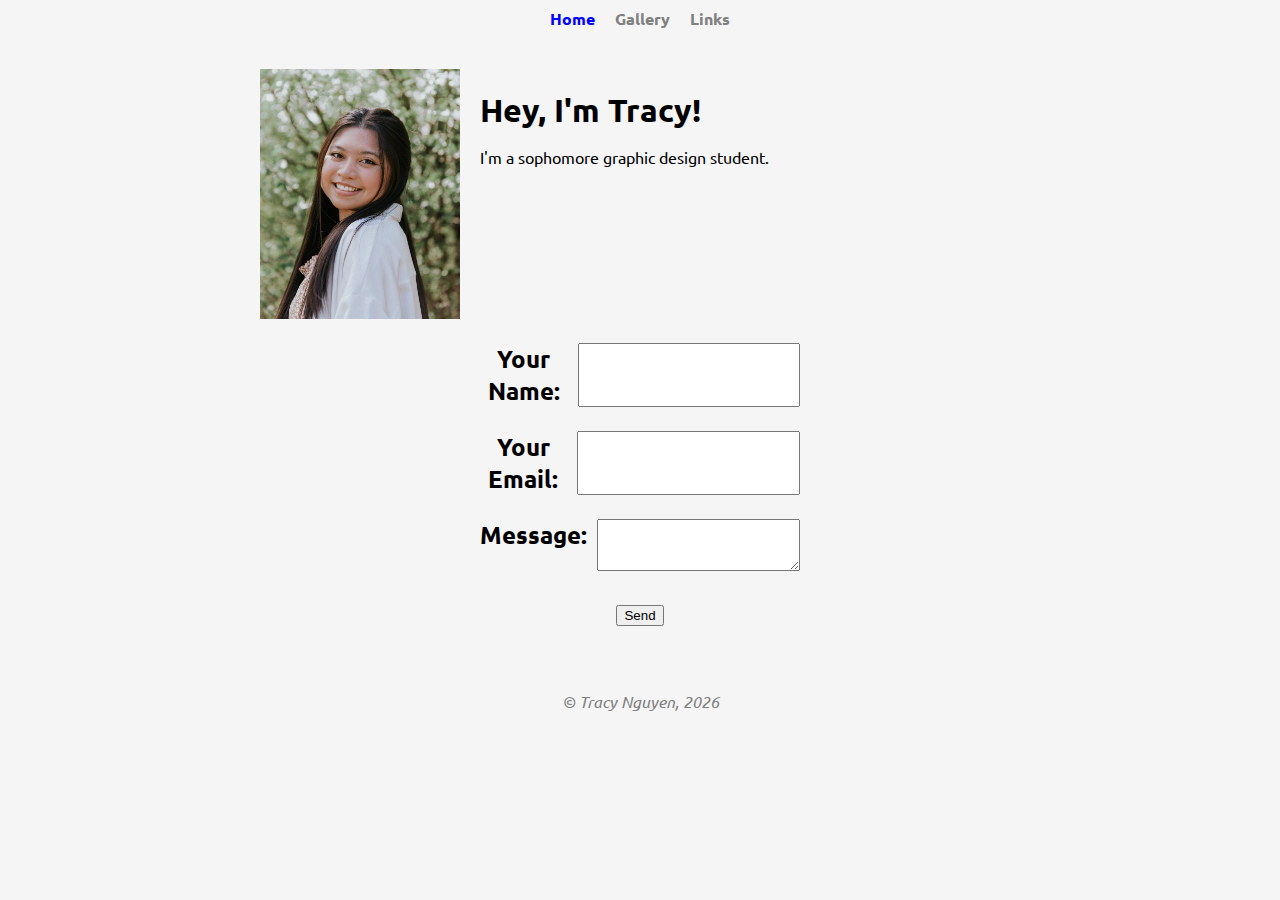
<file: index.html>
<!DOCTYPE html>
<html>
    <head>
        <title>Tracy Nguyen: Link in Bio</title> 
        <link href="styles.css" rel="stylesheet"/>
        <link href="form.css" rel="stylesheet"/>
        <meta name="viewport" content="width-device-width, initial-scale="/>
        <link rel="preconnect" href="https://fonts.googleapis.com">
        <link rel="preconnect" href="https://fonts.gstatic.com" crossorigin>
        <link href="https://fonts.googleapis.com/css2?family=Ubuntu:wght@400;500&display=swap" rel="stylesheet">
    </head>

    <body>

        <nav>
            <ul>
                <li class="selected">
                    <a href="index.html">Home</a>
                </li>
                <li>
                    <a href="gallery.html">Gallery</a>
                </li>
                <li>
                    <a href="links.html">Links</a>
                </li>
            </ul>
        </nav>

        <div class="card">
            <header>
                <img src="3B91F7DE-E792-4514-BF76-5E39E59EC690_1_105_c.jpeg" alt="picture of me"/>
                <div>
                    <h1>Hey, I'm Tracy!</h1>
                    <p>I'm a sophomore graphic design student.</p>
                </div>
            </header>
            <h2>
                <form name="contact" method="POST" data-netlify="true">
                    <p>
                      <label>Your Name: <input type="text" name="name" /></label>
                    </p>
                    <p>
                      <label>Your Email: <input type="email" name="email" /></label>
                    </p>
                    <p>
                      <label>Message: <textarea name="message"></textarea></label>
                    </p>
                    <p>
                      <button type="submit">Send</button>
                    </p>
                  </form>                  
            </h2>
        </div>
        
        <footer>
            <em>&copy; Tracy Nguyen, <script>
                document.write(new Date().getFullYear())
            </script>
            </em>
        </footer>

    </body>

</html>
</file>
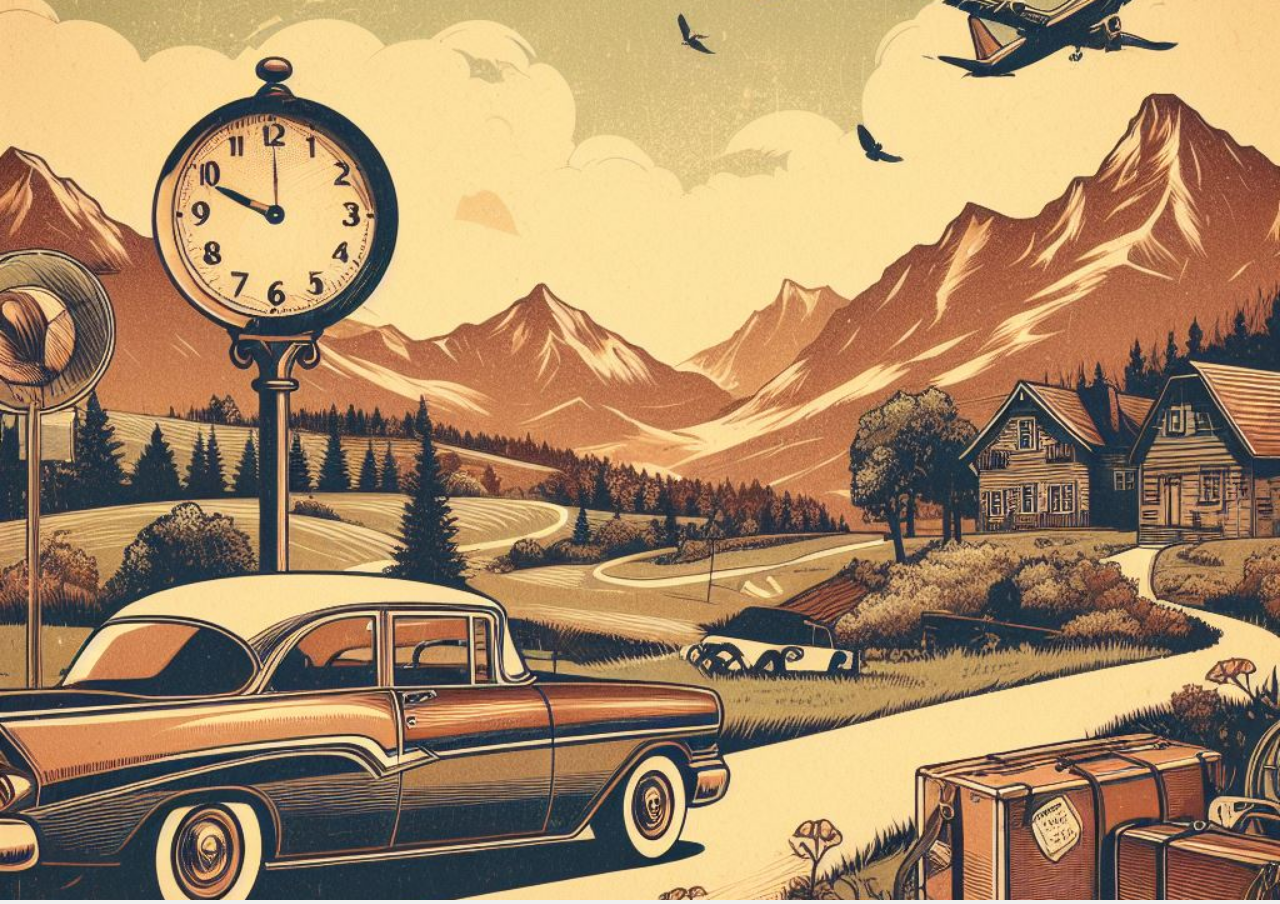
<file: AI-lab/index.html>
<!DOCTYPE html>
<html lang="en">
<head>
    <meta charset="UTF-8">
    <meta name="viewport" content="width=device-width, initial-scale=1.0">
    <link rel="stylesheet" href="styles.css">
    <title>Link in Bio</title>
</head>
<body>
    <div class="background">
        <img src="background.png" alt="Background Image">
    </div>
    <div class="card">
        <img src="logo.png" alt="Logo" class="logo">
        <h1>Hey, I'm Tracy!</h1>
        <p>I'm a graphic design student.</p>
        <div class="links">
            <a href="https://www.facebook.com/profile.php?id=100090848769694" class="button">Facebook</a>
            <a href="https://github.com/tnguy409/tnguy409.github.io" class="button">GitHub</a>
        </div>
    </div>
</body>
</html>
</file>
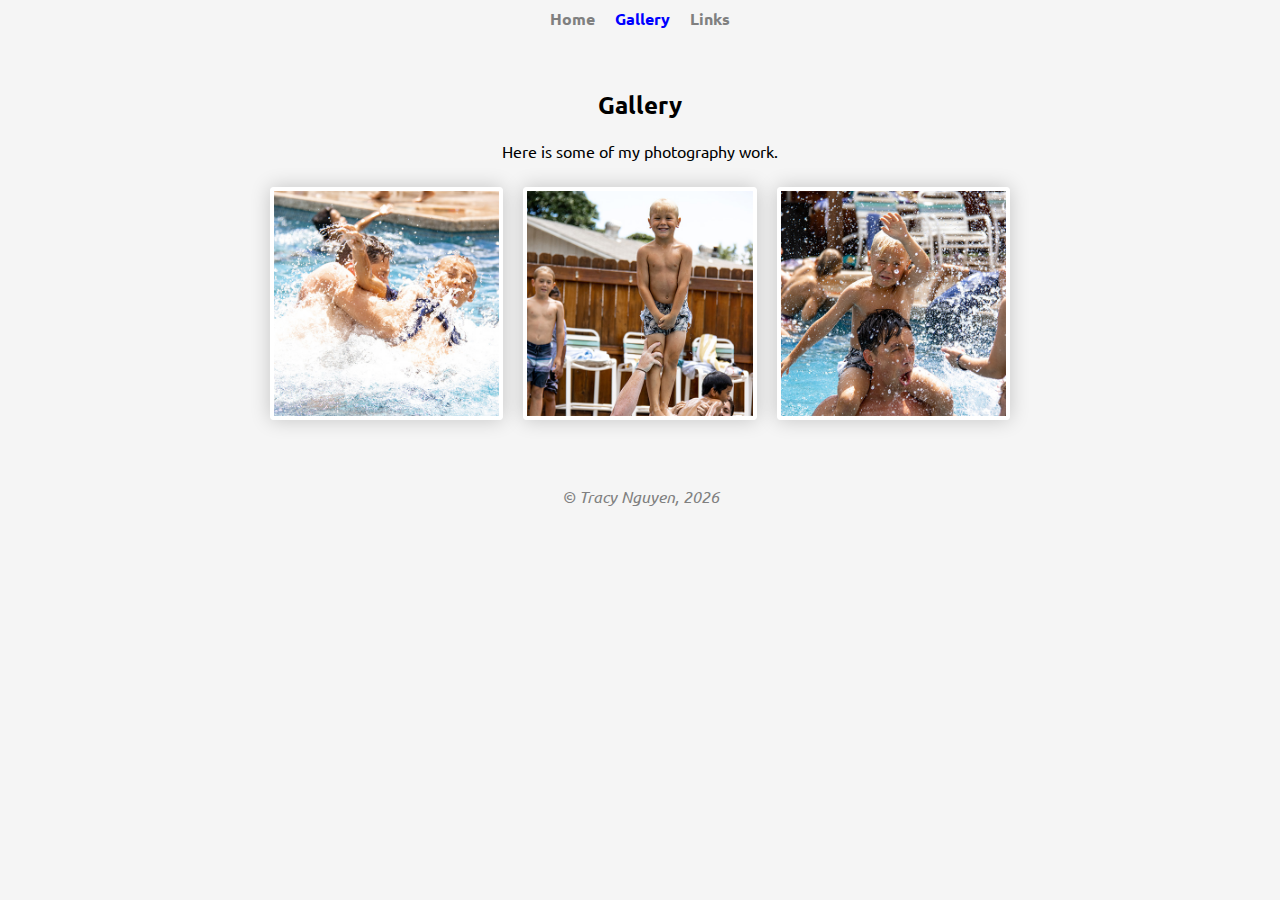
<file: gallery.html>
<!DOCTYPE html>
<html>
    <head>
        <title>Tracy Nguyen: Link in Bio</title> 
        <link href="styles.css" rel="stylesheet"/>
        <meta name="viewport" content="width-device-width, initial-scale="/>
        <link rel="preconnect" href="https://fonts.googleapis.com">
        <link rel="preconnect" href="https://fonts.gstatic.com" crossorigin>
        <link href="https://fonts.googleapis.com/css2?family=Ubuntu:wght@400;500&display=swap" rel="stylesheet">
    </head>

    <body>

        <nav>
            <ul>
                <li>
                    <a href="index.html">Home</a>
                </li>
                <li class="selected">
                    <a href="gallery.html">Gallery</a>
                </li>
                <li>
                    <a href="links.html">Links</a>
                </li>
            </ul>
        </nav>

        <div class="card">
            <h2>Gallery</h2>
            <p>Here is some of my photography work.</p>
            <ul class="gallery">
                <li>
                    <a href="images/camplrg3.jpg">
                     <img src="images/campthumb3.jpg" alt="boys swim time"/>
                    </a>
                </li>
                <li>
                    <a href="images/camplrg1.jpg">
                     <img src="images/campthumb1.jpg" alt="boys swim time"/>
                    </a>
                </li>
                <li>
                    <a href="images/camplrg2.jpg">
                     <img src="images/campthumb2.jpg" alt="boys swim time"/>
                    </a>
                </li>
            </ul>
        </div>
        
        <footer>
            <em>&copy; Tracy Nguyen, <script>
                document.write(new Date().getFullYear())
            </script>
            </em>
        </footer>

    </body>

</html>
</file>
<file: styles.css>
:root {
    --system-font: 'Ubuntu', sans-serif;
    --accent-color: blue;
}

* {
    box-sizing: border-box;
}

img { width: 100%; }

body {
    font-family: 'Ubuntu', sans-serif;
    background-color: whitesmoke;
}

header {
    display: flex;
}

header > div {
    text-align: left;
}

header > div > h1 {
    margin-bottom: 0px;
    margin-left: 20px;
}

header > div > p {
    margin-left: 20px;
}

@media(max-width: 600px) {
    header {
        flex-direction: column;
        justify-content: center;
        align-items: center;
    }
}

nav ul {
    display: flex;
    justify-content: center;
    list-style-type: none;
    margin: 0;
    padding: 0;
}

nav ul li {
    padding: 0px 10px;
}

nav ul li a {
    font-family: var(--system-font);
    font-weight: bold;
    text-decoration: none;
    color: gray; 
}

nav ul li.selected a {
    color: var(--accent-color);
}

ul.gallery {
    display: flex;
    flex-wrap: wrap;
    justify-content: center;
}

ul.gallery li {
    margin: 10px;
    flex-grow: 1;
}

ul.gallery li img {
    max-height: 100%;
    min-width: 100%;
    object-fit: cover;
    vertical-align: bottom;
    border: 4px solid white;
    border-radius: 4px;
    box-shadow: 0px 0px 20px rgba(0, 0, 0, 0.2);
    transition: all 0.3s ease-in-out;
}

ul.gallery li img:hover {
    transform: scale(1.1) rotate(1deg);
}

@media (max-width: 600px) {
    ul.gallery {
        flex-direction: column;
    }
    ul.gallery {
        li { flex-grow: 1; }
    }
}

.card {
    text-align: center;
    max-width: 800px;
    margin: 20px auto;
    /* background-color: white; */
    padding: 20px;
    border-radius: 20px;
    /* box-shadow: 0px 0px 20px rgba(0, 0, 0, 0.2); */
}

.card img {
    max-width: 200px;
}

.card h1 {
    font-weight: 900;
    font-family: 'Ubuntu', sans-serif;
}

.card ul {
    padding-left: 0px;
    list-style: none;
}

.button {
    display: inline-block;
    text-decoration: none;
    padding: 10px 20px;
    background-color: whitesmoke;
    color: black;
    font-weight: bold;
    border-radius: 20px;
    margin-bottom: 10px;
    transition: all 0.2s ease-in-out;
}

.button:hover {
    background-color: var(--accent-color);
    color: white;
}

footer {
    color: gray;
    text-align: center;
}
</file>
<file: form.css>
form {
    max-width: 320px;
    margin: 0 auto;
}

form p label {
    display: flex;
}

input, textarea, select {
    width: 100%;
    margin-left: 10px;
    border: 1px solid #ddd
    border-radius: 4px;
    padding: 10px;
}
</file>
<file: AI-lab/styles.css>
/* styles.css */

body {
    margin: 0;
    font-family: Arial, sans-serif;
    background-color: #f0f0f0;
    display: flex;
    justify-content: center;
    align-items: center;
    height: 100vh;
    overflow: hidden;
}

.background {
    position: absolute;
    top: 0;
    left: 0;
    width: 100%;
    height: 100%;
    z-index: -1;
}

.background img {
    width: 100%;
    height: 100%;
    object-fit: cover;
}

.card {
    text-align: center;
    padding: 20px;
    background-color: rgba(255, 255, 255, 0.9);
    border-radius: 10px;
    box-shadow: 0 0 0 0 rgba(0, 0, 0, 0.1);
    max-width: 400px;
    margin: 0 auto;
    position: relative;
    z-index: 1;
    opacity: 0;
    transform: translateY(-20px);
    animation: card-pop-in 0.5s ease forwards;
}

@keyframes card-pop-in {
    to {
        opacity: 1;
        transform: translateY(0);
    }
}

.logo {
    width: 80px;
    height: 80px;
    margin: -40px 0 20px;
    object-fit: cover;
    border-radius: 50%;
    background-color: #fff;
    box-shadow: 0 4px 6px rgba(0, 0, 0, 0.1);
    opacity: 0;
    animation: logo-fade-in 0.5s ease forwards 0.5s; /* Delay the logo animation */
}

@keyframes logo-fade-in {
    to {
        opacity: 1;
    }
}
</file>
